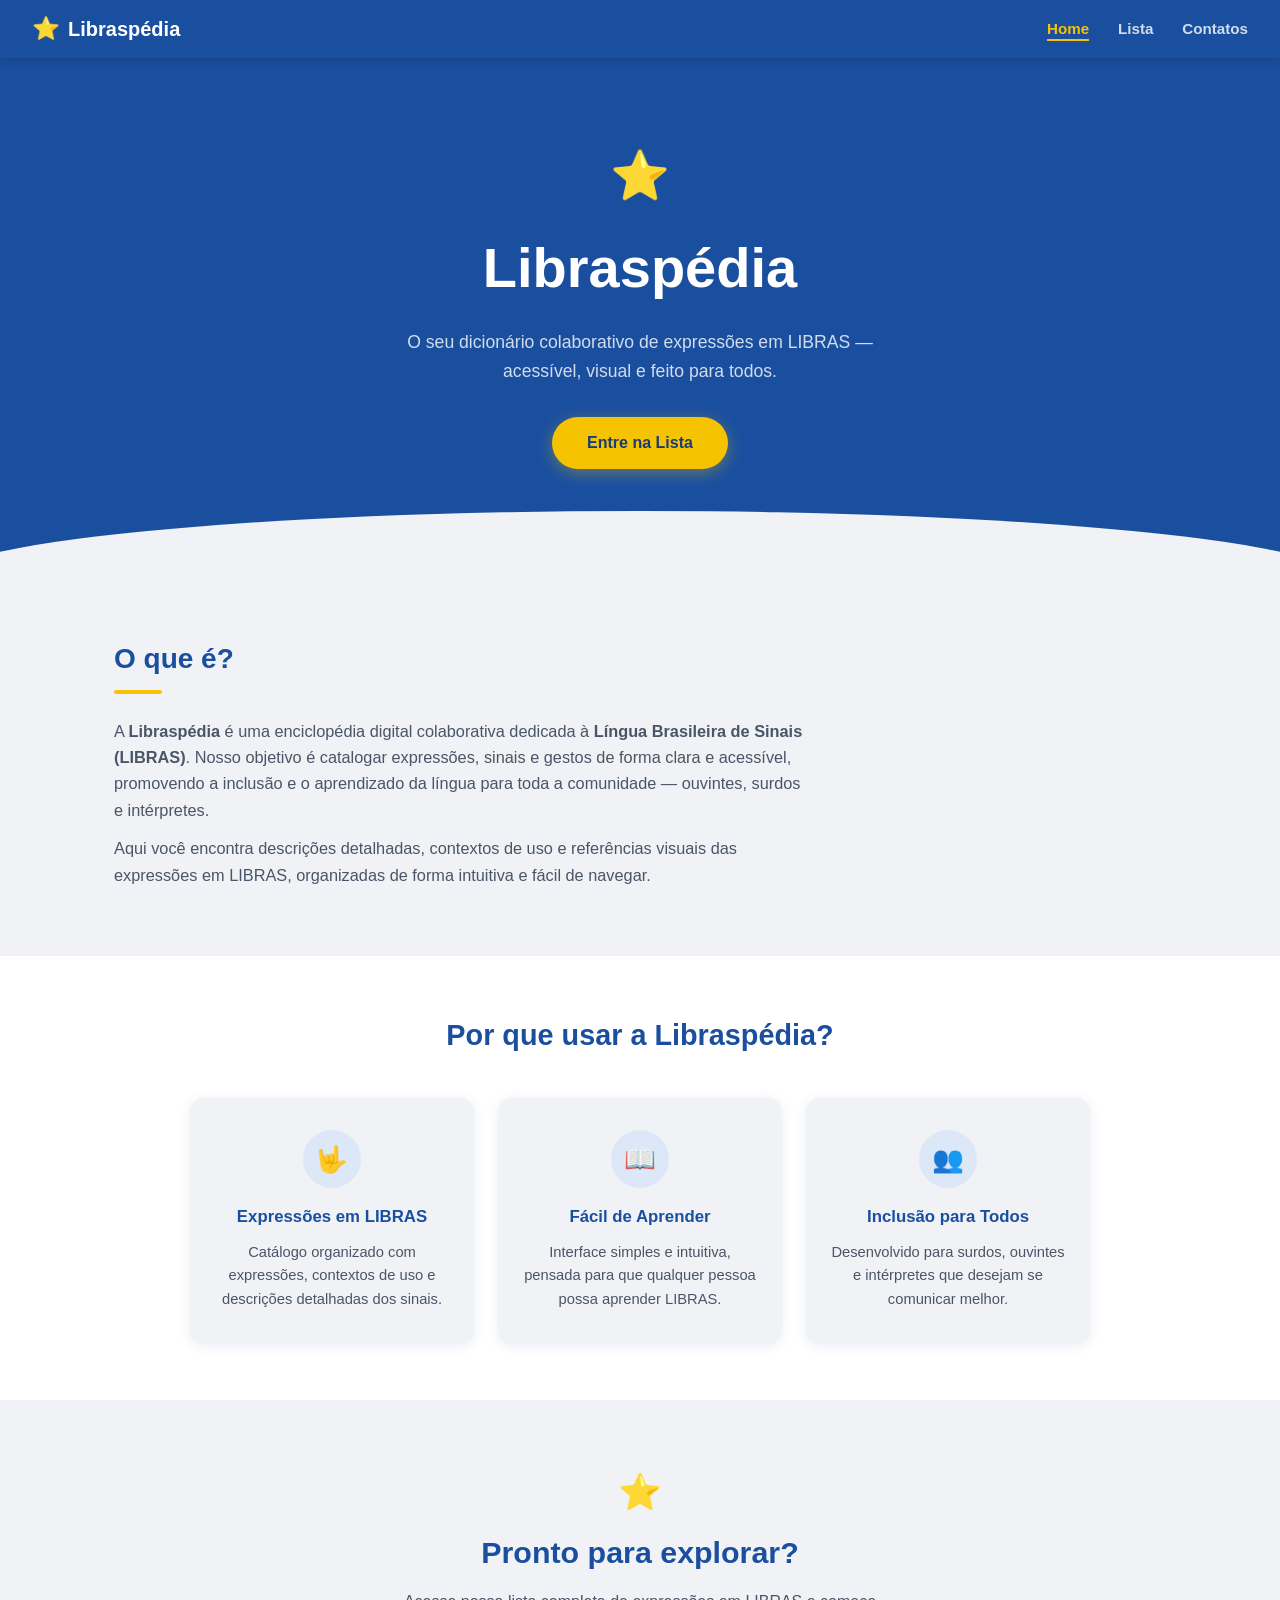
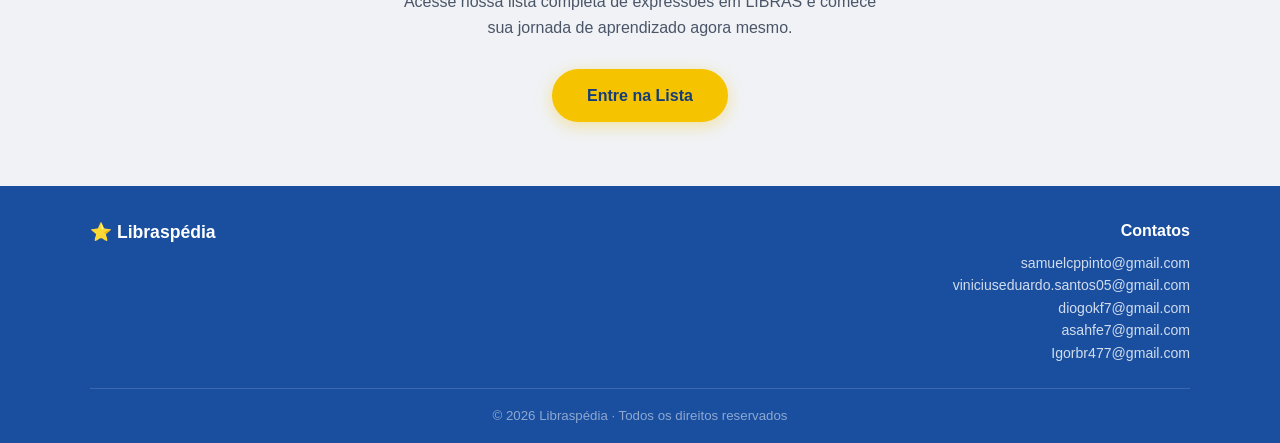
<file: src/index.html>
<!DOCTYPE html>
<html lang="pt-BR">
<head>
  <meta charset="UTF-8" />
  <meta name="viewport" content="width=device-width, initial-scale=1.0" />
  <title>Libraspédia — Dicionário Colaborativo de LIBRAS</title>
  <meta name="description" content="Libraspédia é uma enciclopédia digital colaborativa dedicada à Língua Brasileira de Sinais. Aprenda expressões, sinais e gestos de forma clara e acessível." />
  <link rel="stylesheet" href="style.css" />
</head>
<body>

  <!-- ╔══════════════════════════════╗ -->
  <!-- ║          NAVBAR              ║ -->
  <!-- ╚══════════════════════════════╝ -->
  <nav class="navbar">
    <a class="nav-logo" href="index.html">
      <span class="star">⭐</span> Libraspédia
    </a>
    <button class="hamburger" id="hamburger" aria-label="Menu">
      <span></span><span></span><span></span>
    </button>
    <ul class="nav-links" id="navLinks">
      <li><a href="index.html" class="active">Home</a></li>
      <li><a href="lista.html">Lista</a></li>
      <li><a href="contatos.html">Contatos</a></li>
    </ul>
  </nav>

  <!-- ╔══════════════════════════════╗ -->
  <!-- ║            HERO              ║ -->
  <!-- ╚══════════════════════════════╝ -->
  <header class="hero">
    <div class="hero-icon">⭐</div>
    <h1>Libraspédia</h1>
    <p>O seu dicionário colaborativo de expressões em LIBRAS — acessível, visual e feito para todos.</p>
    <a href="lista.html" class="btn-primary">Entre na Lista</a>
  </header>

  <!-- ╔══════════════════════════════╗ -->
  <!-- ║         O QUE É?             ║ -->
  <!-- ╚══════════════════════════════╝ -->
  <section class="sobre-bg">
    <div class="secao">
      <h2 class="secao-titulo">O que é?</h2>
      <div class="secao-linha"></div>
      <p class="secao-texto">
        A <strong>Libraspédia</strong> é uma enciclopédia digital colaborativa dedicada à
        <strong>Língua Brasileira de Sinais (LIBRAS)</strong>. Nosso objetivo é catalogar
        expressões, sinais e gestos de forma clara e acessível, promovendo a inclusão e o
        aprendizado da língua para toda a comunidade — ouvintes, surdos e intérpretes.
      </p>
      <p class="secao-texto">
        Aqui você encontra descrições detalhadas, contextos de uso e referências visuais das
        expressões em LIBRAS, organizadas de forma intuitiva e fácil de navegar.
      </p>
    </div>
  </section>

  <!-- ╔══════════════════════════════╗ -->
  <!-- ║       POR QUE USAR?          ║ -->
  <!-- ╚══════════════════════════════╝ -->
  <section class="porqueUsar-bg">
    <h2>Por que usar a Libraspédia?</h2>
    <div class="cards-grid">
      <div class="feature-card">
        <div class="icon-circle">🤟</div>
        <h3>Expressões em LIBRAS</h3>
        <p>Catálogo organizado com expressões, contextos de uso e descrições detalhadas dos sinais.</p>
      </div>
      <div class="feature-card">
        <div class="icon-circle">📖</div>
        <h3>Fácil de Aprender</h3>
        <p>Interface simples e intuitiva, pensada para que qualquer pessoa possa aprender LIBRAS.</p>
      </div>
      <div class="feature-card">
        <div class="icon-circle">👥</div>
        <h3>Inclusão para Todos</h3>
        <p>Desenvolvido para surdos, ouvintes e intérpretes que desejam se comunicar melhor.</p>
      </div>
    </div>
  </section>

  <!-- ╔══════════════════════════════╗ -->
  <!-- ║       PRONTO PARA EXPLORAR   ║ -->
  <!-- ╚══════════════════════════════╝ -->
  <section class="cta-section">
    <span class="star">⭐</span>
    <h2>Pronto para explorar?</h2>
    <p>Acesse nossa lista completa de expressões em LIBRAS e comece sua jornada de aprendizado agora mesmo.</p>
    <a href="lista.html" class="btn-primary">Entre na Lista</a>
  </section>

  <!-- ╔══════════════════════════════╗ -->
  <!-- ║           FOOTER             ║ -->
  <!-- ╚══════════════════════════════╝ -->
  <footer>
    <div class="footer-inner">
      <div class="footer-logo">⭐ Libraspédia</div>
      <div class="footer-contatos">
        <h4>Contatos</h4>
        <p>samuelcppinto@gmail.com</p>
        <p>viniciuseduardo.santos05@gmail.com</p>
        <p>diogokf7@gmail.com</p>
        <p>asahfe7@gmail.com</p>
        <p>Igorbr477@gmail.com</p>
      </div>
    </div>
    <p class="footer-copy">© 2026 Libraspédia · Todos os direitos reservados</p>
  </footer>

  <script>
    // Menu mobile
    const hamburger = document.getElementById('hamburger');
    const navLinks  = document.getElementById('navLinks');
    hamburger.addEventListener('click', () => {
      navLinks.classList.toggle('aberto');
    });
  </script>

</body>
</html>
</file>
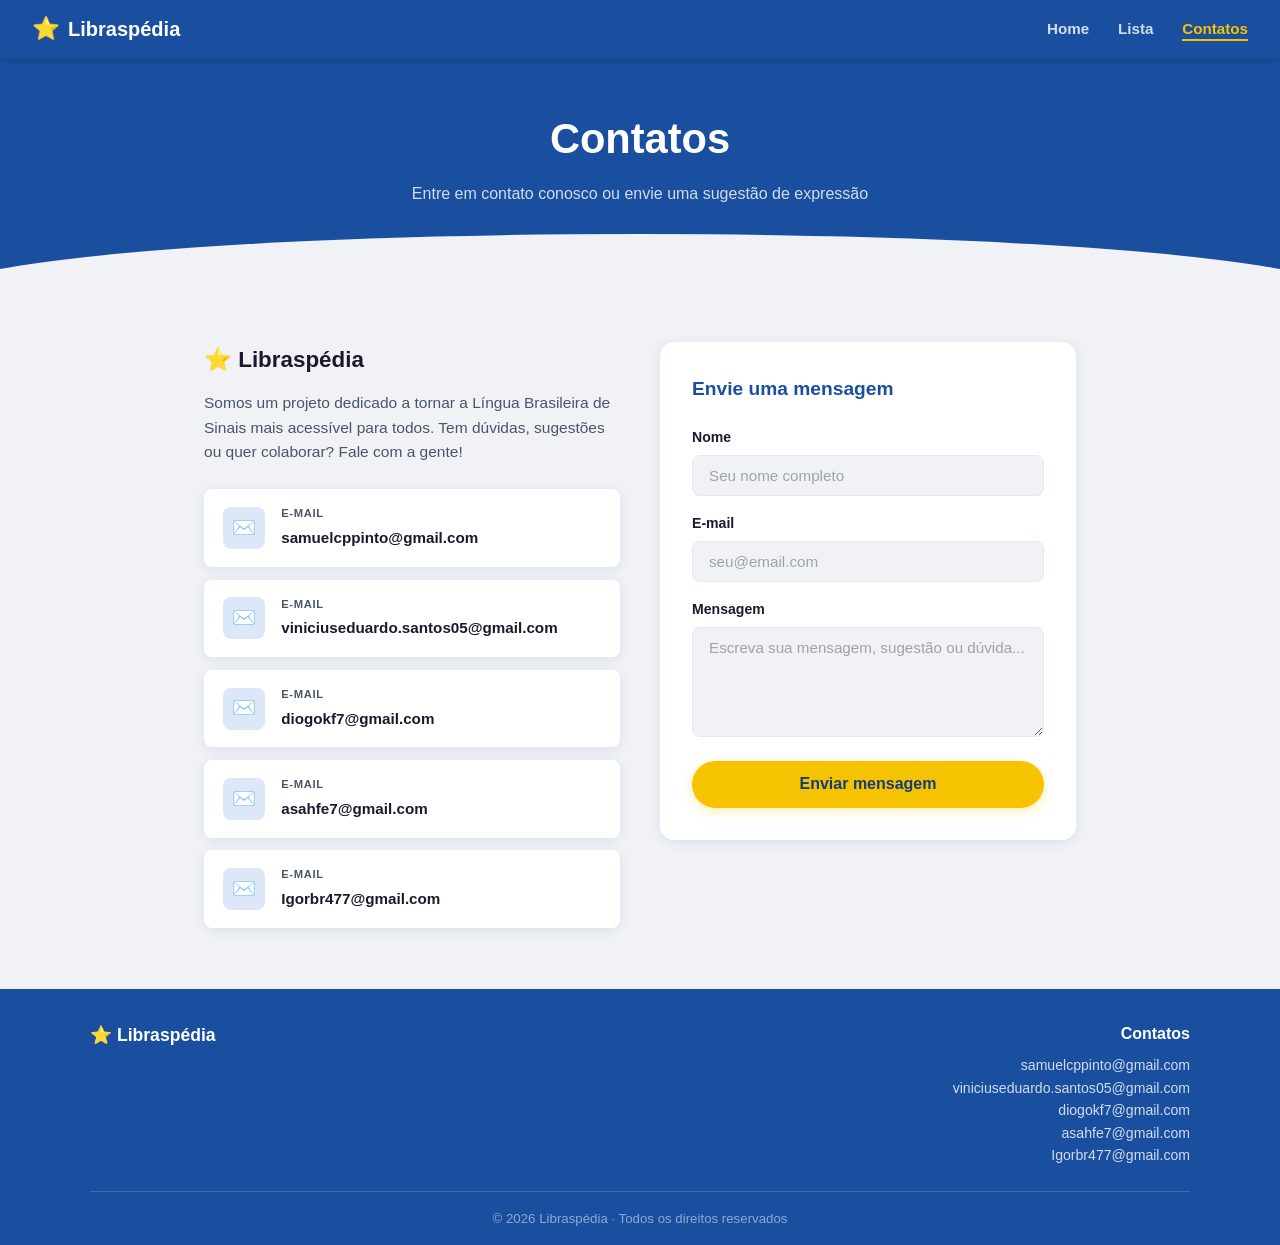
<file: src/contatos.html>
<!DOCTYPE html>
<html lang="pt-BR">
<head>
  <meta charset="UTF-8" />
  <meta name="viewport" content="width=device-width, initial-scale=1.0" />
  <title>Contatos — Libraspédia</title>
  <meta name="description" content="Entre em contato conosco ou envie uma sugestão de expressão para a Libraspédia." />
  <link rel="stylesheet" href="style.css" />
</head>
<body>

  <!-- ╔══════════════════════════════╗ -->
  <!-- ║          NAVBAR              ║ -->
  <!-- ╚══════════════════════════════╝ -->
  <nav class="navbar">
    <a class="nav-logo" href="index.html">
      <span class="star">⭐</span> Libraspédia
    </a>
    <button class="hamburger" id="hamburger" aria-label="Menu">
      <span></span><span></span><span></span>
    </button>
    <ul class="nav-links" id="navLinks">
      <li><a href="index.html">Home</a></li>
      <li><a href="lista.html">Lista</a></li>
      <li><a href="contatos.html" class="active">Contatos</a></li>
    </ul>
  </nav>

  <!-- ╔══════════════════════════════╗ -->
  <!-- ║        HERO CONTATOS         ║ -->
  <!-- ╚══════════════════════════════╝ -->
  <header class="contatos-hero">
    <h1>Contatos</h1>
    <p>Entre em contato conosco ou envie uma sugestão de expressão</p>
  </header>

  <!-- ╔══════════════════════════════╗ -->
  <!-- ║       LAYOUT CONTATOS        ║ -->
  <!-- ╚══════════════════════════════╝ -->
  <main class="contatos-layout">

    <!-- Informações de contato -->
    <div class="contatos-info">
      <h2>⭐ Libraspédia</h2>
      <p>
        Somos um projeto dedicado a tornar a Língua Brasileira de Sinais mais acessível para
        todos. Tem dúvidas, sugestões ou quer colaborar? Fale com a gente!
      </p>

      <div class="canal-item">
        <div class="canal-icone">✉️</div>
        <div class="canal-info">
          <small>E-MAIL</small>
          <span>samuelcppinto@gmail.com</span>
        </div>
      </div>

      <div class="canal-item">
        <div class="canal-icone">✉️</div>
        <div class="canal-info">
          <small>E-MAIL</small>
          <span>viniciuseduardo.santos05@gmail.com</span>
        </div>
      </div>

      <div class="canal-item">
        <div class="canal-icone">✉️</div>
        <div class="canal-info">
          <small>E-MAIL</small>
          <span>diogokf7@gmail.com</span>
        </div>
      </div>

      <div class="canal-item">
        <div class="canal-icone">✉️</div>
        <div class="canal-info">
          <small>E-MAIL</small>
          <span>asahfe7@gmail.com</span>
        </div>
      </div>

      <div class="canal-item">
        <div class="canal-icone">✉️</div>
        <div class="canal-info">
          <small>E-MAIL</small>
          <span>Igorbr477@gmail.com</span>
        </div>
      </div>
    </div>

    <!-- Formulário -->
    <div class="form-card">
      <h3>Envie uma mensagem</h3>

      <div class="form-grupo">
        <label for="nome">Nome</label>
        <input type="text" id="nome" class="form-input" placeholder="Seu nome completo" />
      </div>

      <div class="form-grupo">
        <label for="email">E-mail</label>
        <input type="email" id="email" class="form-input" placeholder="seu@email.com" />
      </div>

      <div class="form-grupo">
        <label for="mensagem">Mensagem</label>
        <textarea id="mensagem" class="form-textarea" placeholder="Escreva sua mensagem, sugestão ou dúvida..."></textarea>
      </div>

      <button class="btn-enviar" id="btnEnviar">Enviar mensagem</button>

      <div class="mensagem-sucesso" id="msgSucesso">
        ✅ Mensagem enviada com sucesso! Obrigado pelo contato.
      </div>
    </div>

  </main>

  <!-- ╔══════════════════════════════╗ -->
  <!-- ║           FOOTER             ║ -->
  <!-- ╚══════════════════════════════╝ -->
  <footer>
    <div class="footer-inner">
      <div class="footer-logo">⭐ Libraspédia</div>
      <div class="footer-contatos">
        <h4>Contatos</h4>
        <p>samuelcppinto@gmail.com</p>
        <p>viniciuseduardo.santos05@gmail.com</p>
        <p>diogokf7@gmail.com</p>
        <p>asahfe7@gmail.com</p>
        <p>Igorbr477@gmail.com</p>
      </div>
    </div>
    <p class="footer-copy">© 2026 Libraspédia · Todos os direitos reservados</p>
  </footer>

  <script>
    // Menu mobile
    document.getElementById("hamburger").addEventListener("click", () => {
      document.getElementById("navLinks").classList.toggle("aberto");
    });

    // Formulário — Formspree
    document.getElementById("btnEnviar").addEventListener("click", async () => {
      const nome     = document.getElementById("nome").value.trim();
      const email    = document.getElementById("email").value.trim();
      const mensagem = document.getElementById("mensagem").value.trim();

      if (!nome || !email || !mensagem) {
        alert("Por favor, preencha todos os campos antes de enviar.");
        return;
      }

      const emailRegex = /^[^\s@]+@[^\s@]+\.[^\s@]+$/;
      if (!emailRegex.test(email)) {
        alert("Por favor, insira um e-mail válido.");
        return;
      }

      const btn = document.getElementById("btnEnviar");
      btn.textContent = "Enviando...";
      btn.disabled = true;

      try {
        const response = await fetch("https://formspree.io/f/xaqkaeza", {
          method: "POST",
          headers: { "Content-Type": "application/json" },
          body: JSON.stringify({ nome, email, message: mensagem })
        });

        if (response.ok) {
          document.getElementById("msgSucesso").style.display = "block";
          document.getElementById("nome").value = "";
          document.getElementById("email").value = "";
          document.getElementById("mensagem").value = "";
        } else {
          alert("Erro ao enviar. Tente novamente.");
        }
      } catch (err) {
        alert("Erro de conexão. Tente novamente.");
      }

      btn.textContent = "Enviar mensagem";
      btn.disabled = false;
    });
  </script>

</body>
</html>
</file>
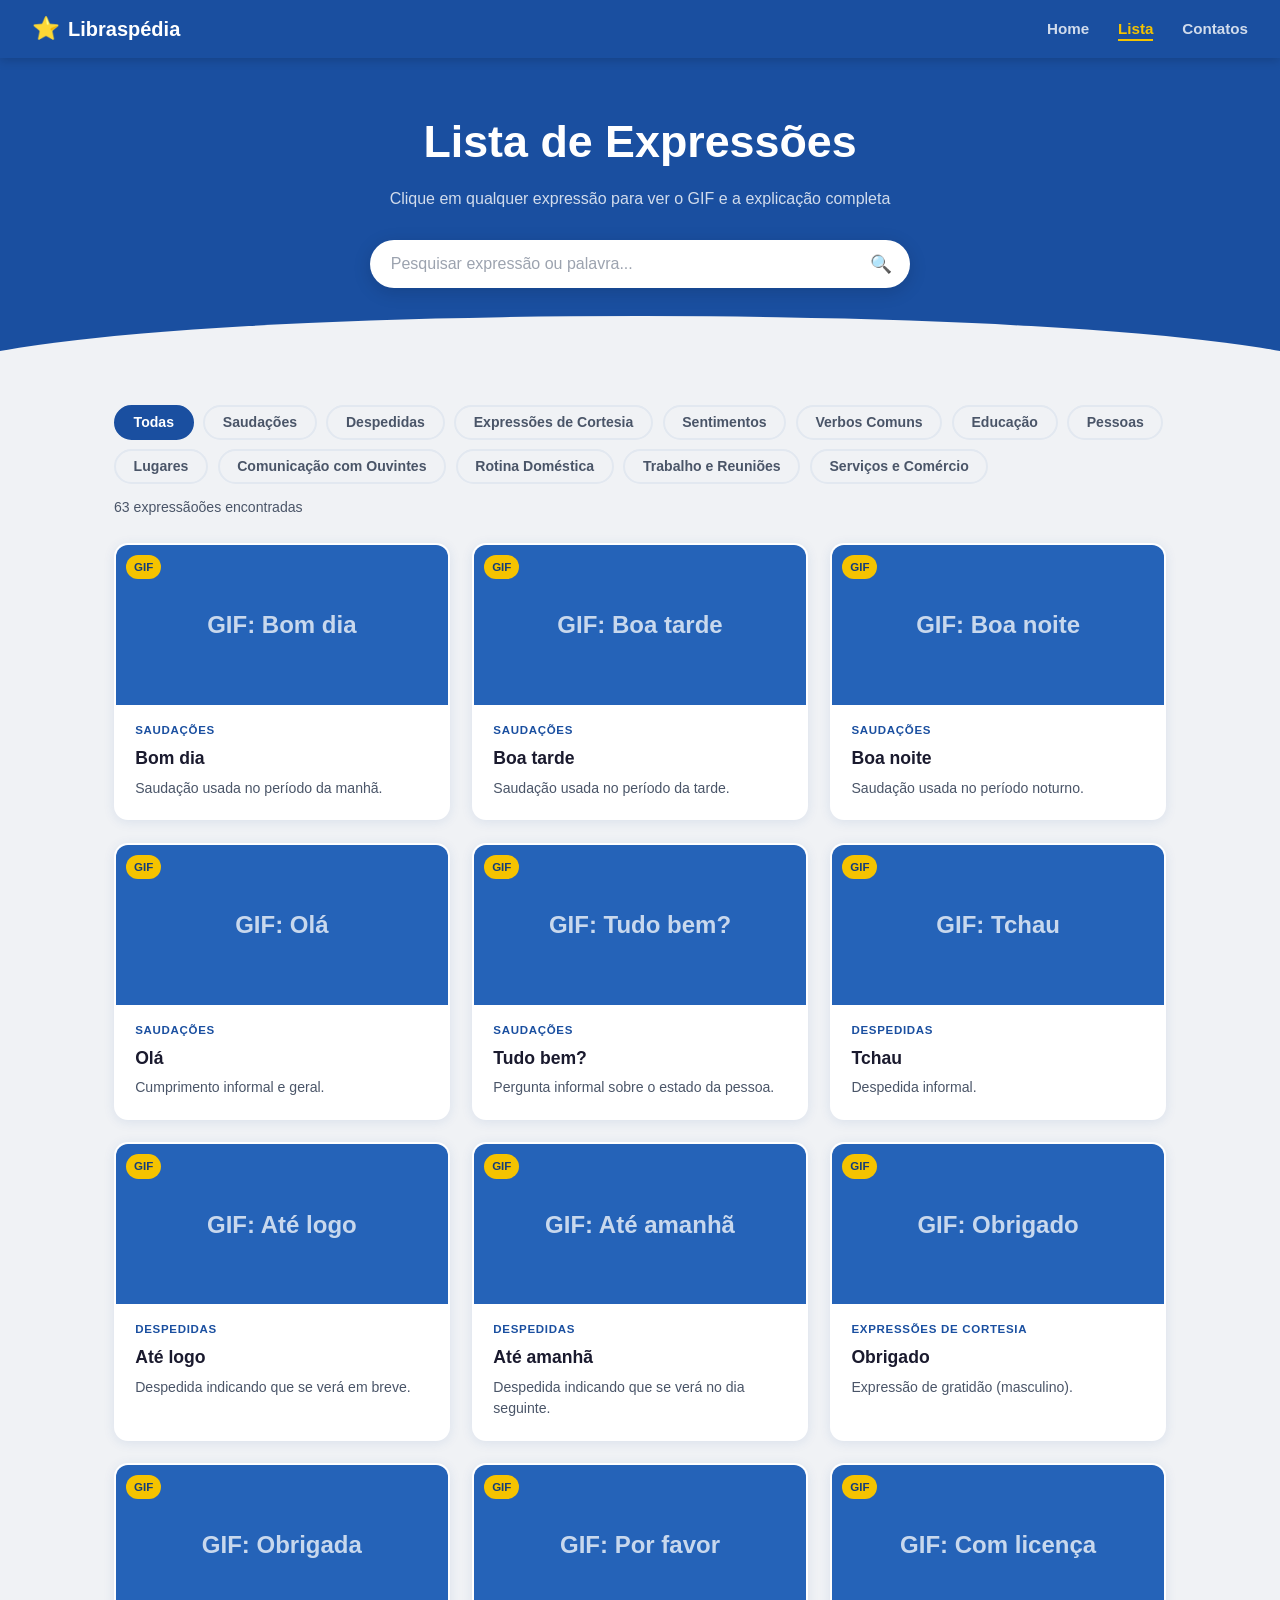
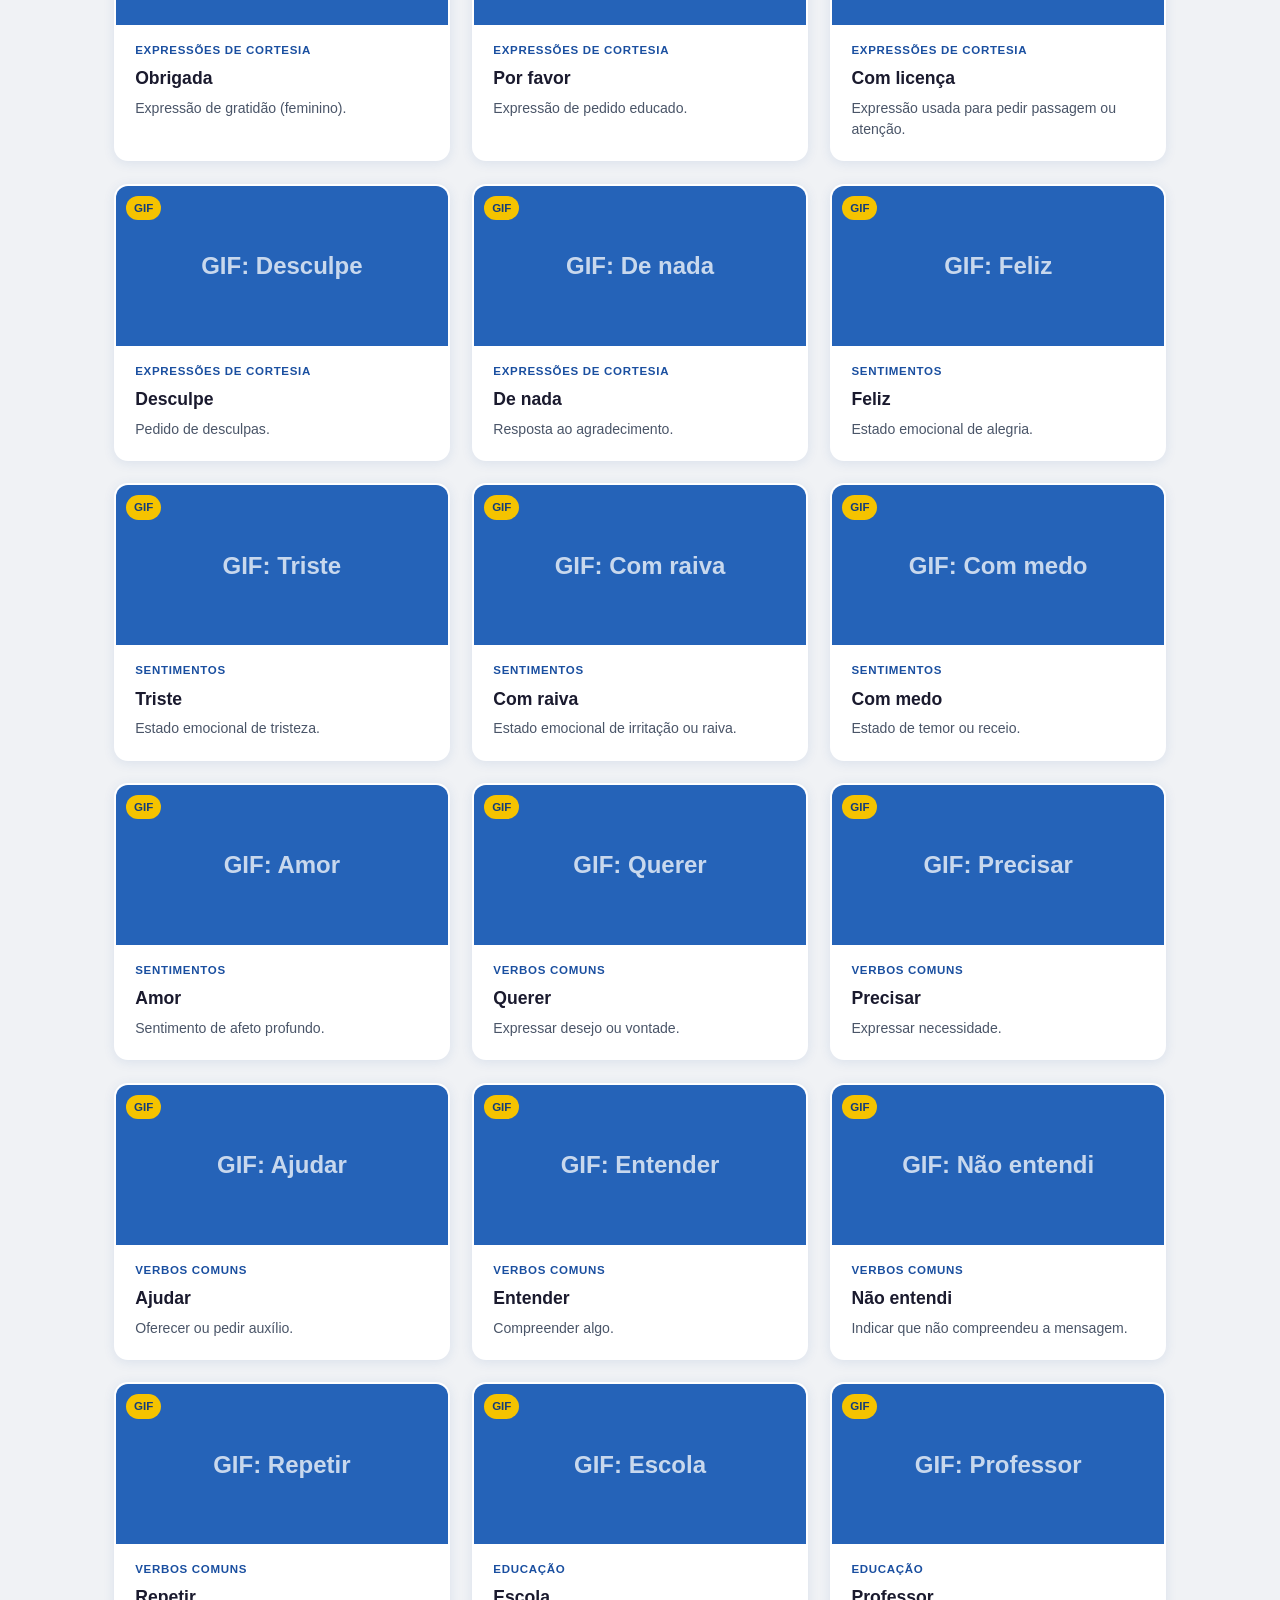
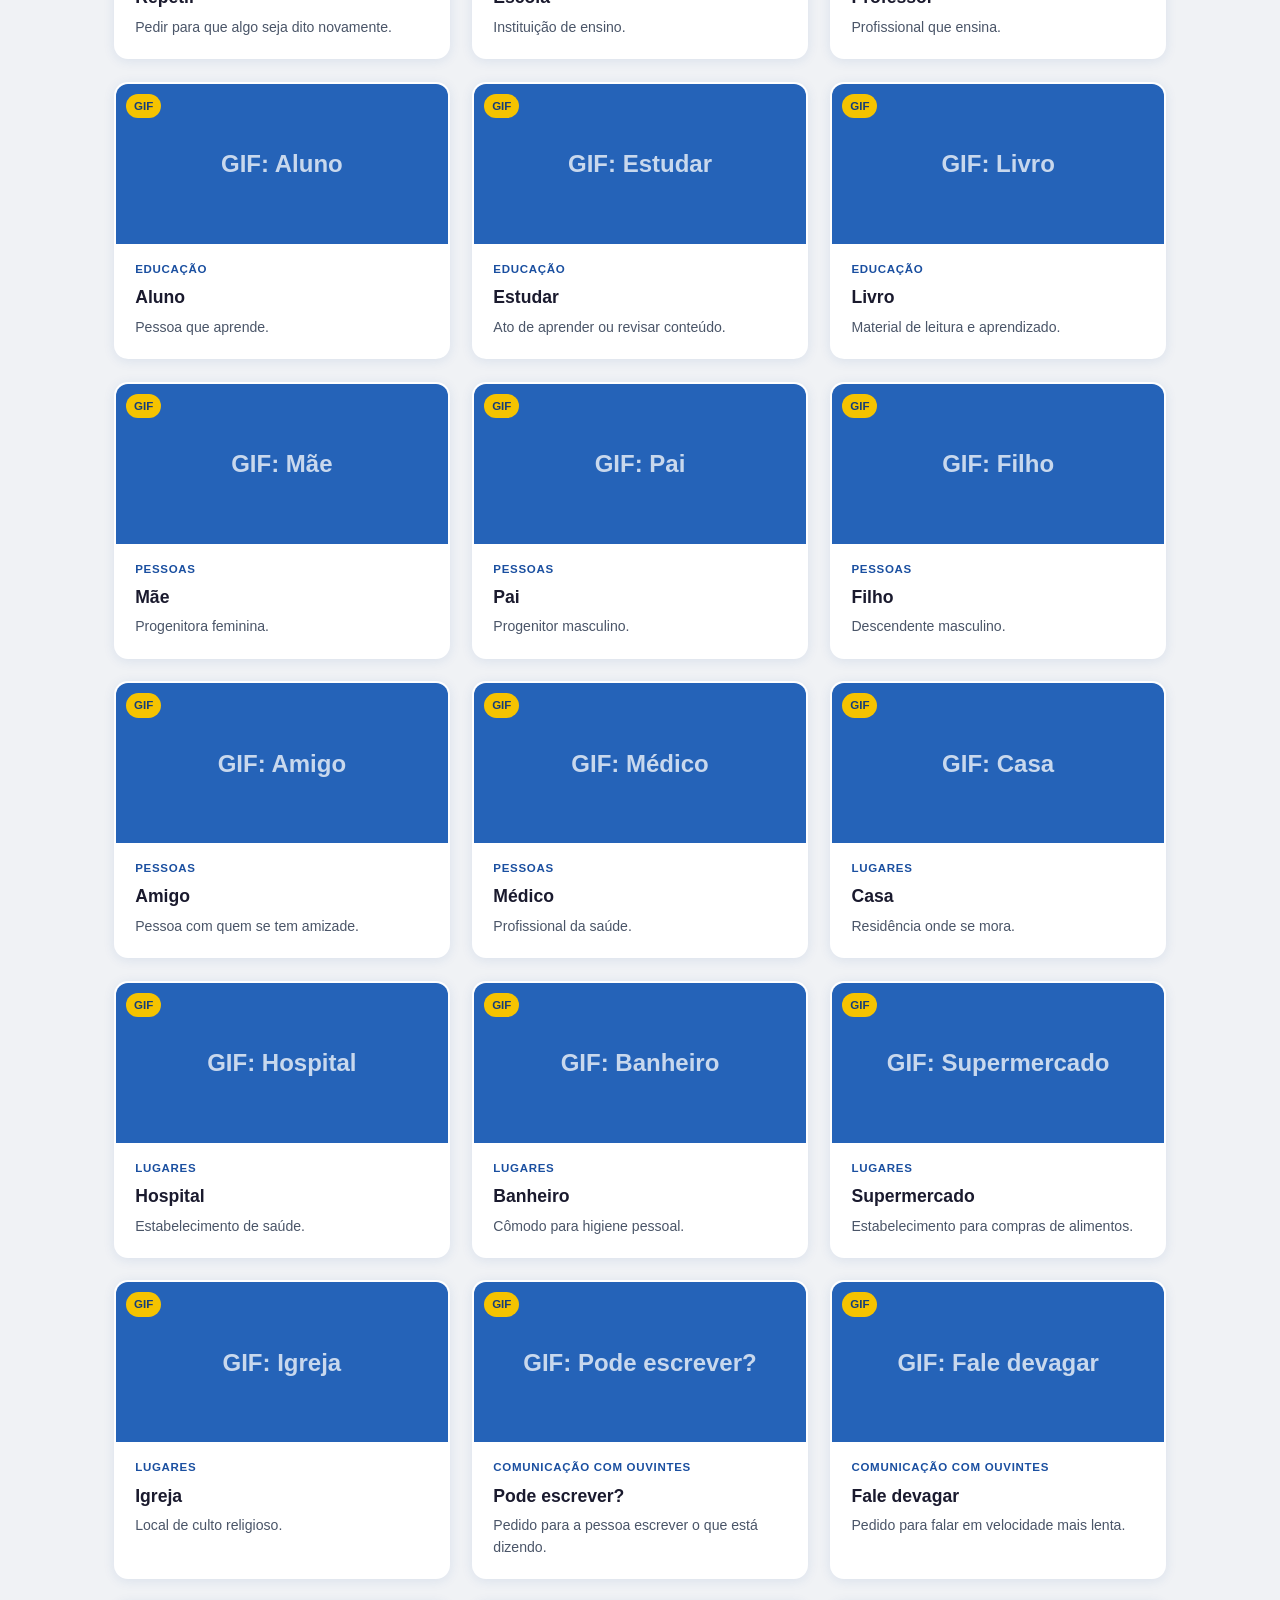
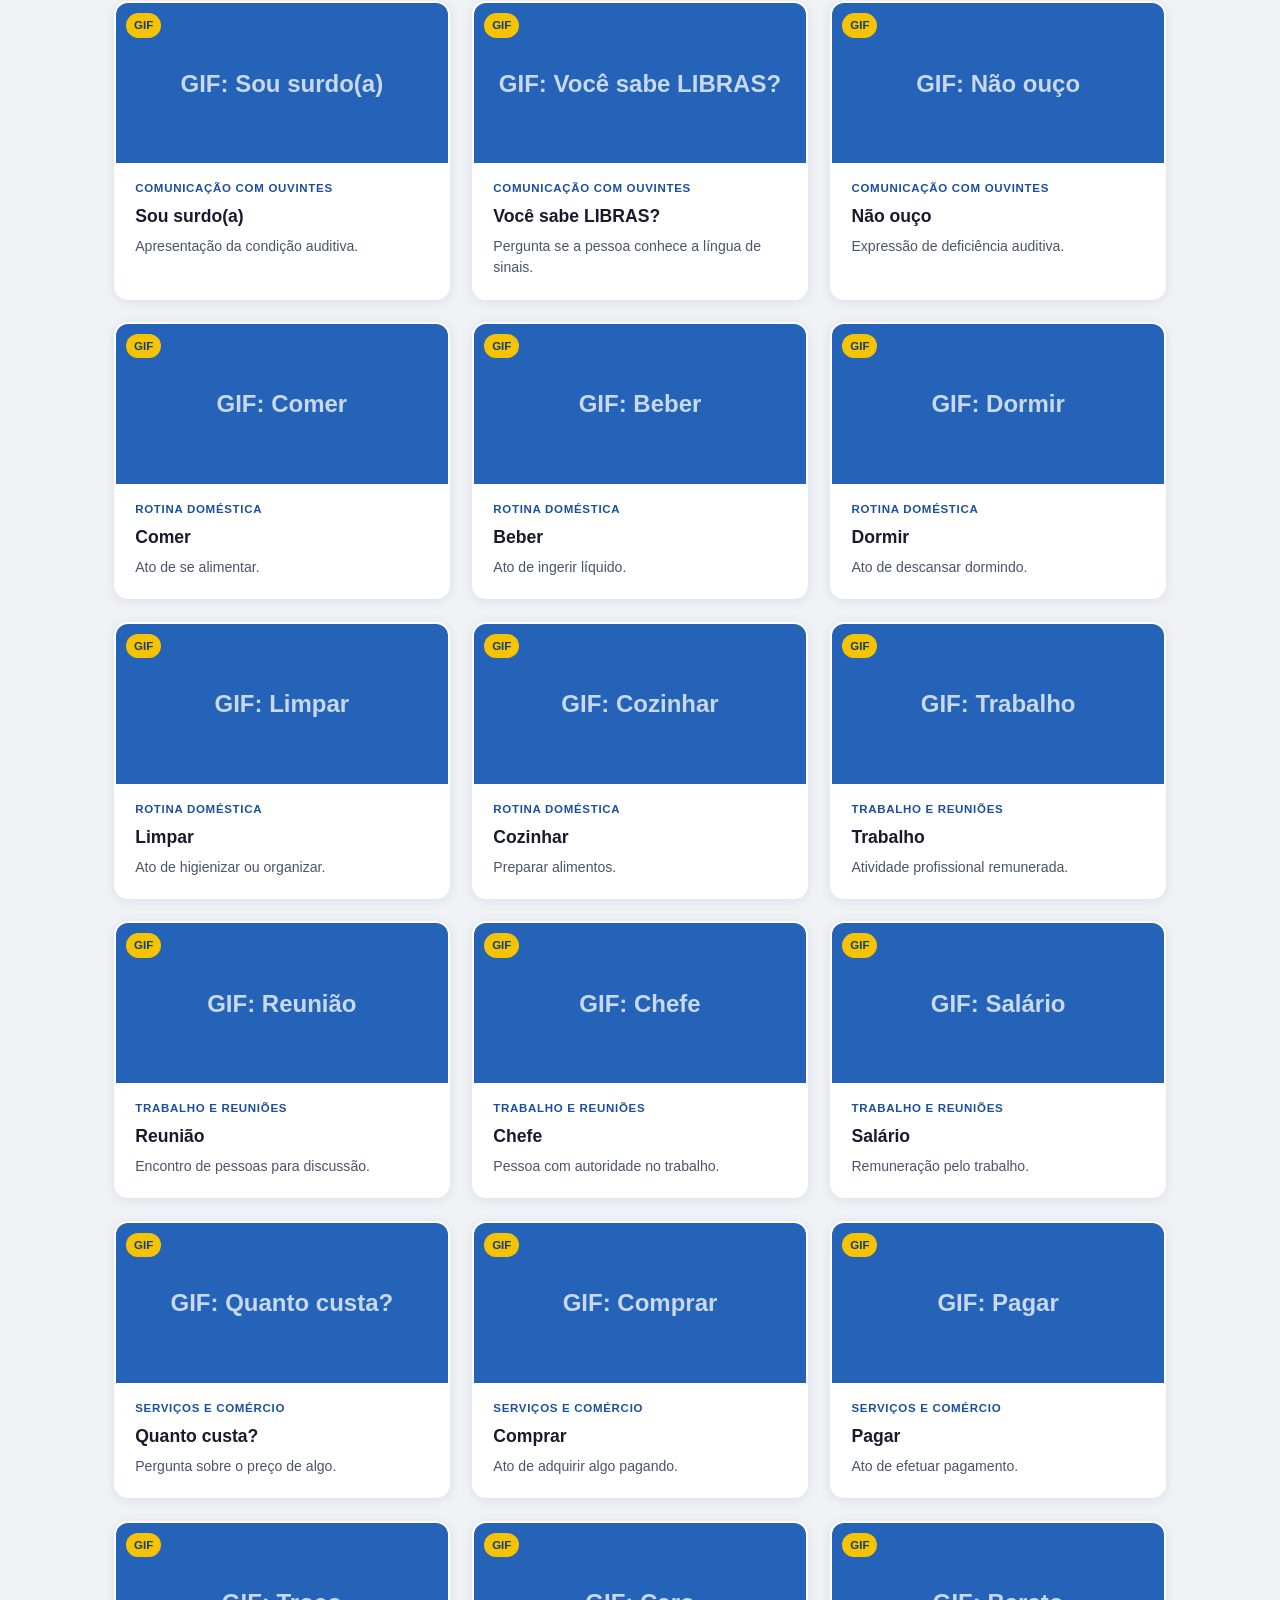
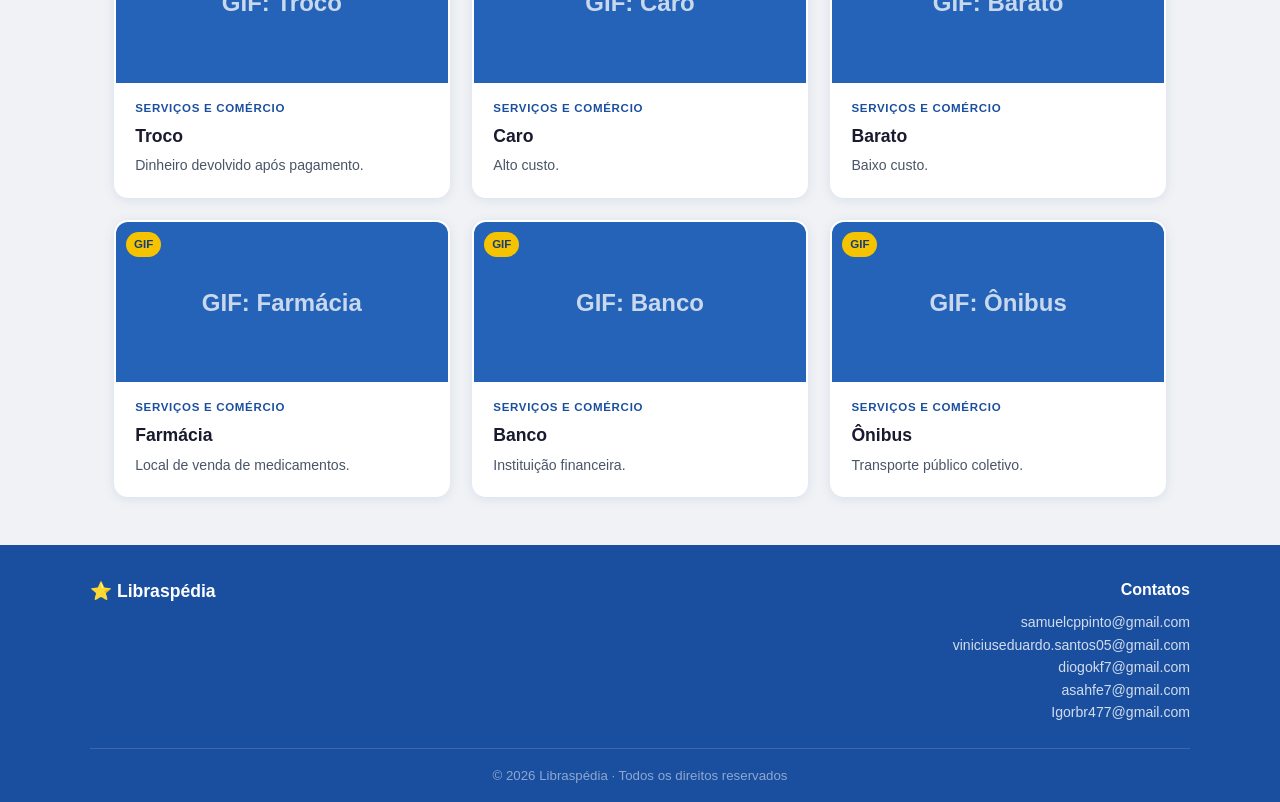
<file: src/lista.html>
<!DOCTYPE html>
<html lang="pt-BR">
<head>
  <meta charset="UTF-8" />
  <meta name="viewport" content="width=device-width, initial-scale=1.0" />
  <title>Lista de Expressões — Libraspédia</title>
  <meta name="description" content="Explore nossa lista completa de expressões em LIBRAS com GIFs, descrições e contextos de uso." />
  <link rel="stylesheet" href="style.css" />
</head>
<body>

  <!-- ╔══════════════════════════════╗ -->
  <!-- ║          NAVBAR              ║ -->
  <!-- ╚══════════════════════════════╝ -->
  <nav class="navbar">
    <a class="nav-logo" href="index.html">
      <span class="star">⭐</span> Libraspédia
    </a>
    <button class="hamburger" id="hamburger" aria-label="Menu">
      <span></span><span></span><span></span>
    </button>
    <ul class="nav-links" id="navLinks">
      <li><a href="index.html">Home</a></li>
      <li><a href="lista.html" class="active">Lista</a></li>
      <li><a href="contatos.html">Contatos</a></li>
    </ul>
  </nav>

  <!-- ╔══════════════════════════════╗ -->
  <!-- ║          HERO LISTA          ║ -->
  <!-- ╚══════════════════════════════╝ -->
  <header class="lista-hero">
    <h1>Lista de Expressões</h1>
    <p>Clique em qualquer expressão para ver o GIF e a explicação completa</p>
    <div class="search-wrap">
      <input
        type="text"
        id="campoBusca"
        class="search-input"
        placeholder="Pesquisar expressão ou palavra..."
        autocomplete="off"
      />
      <span class="search-icon">🔍</span>
    </div>
  </header>

  <!-- ╔══════════════════════════════╗ -->
  <!-- ║         FILTROS              ║ -->
  <!-- ╚══════════════════════════════╝ -->
  <div class="filtros-area">
    <div class="filtros-scroll" id="filtros"></div>
  </div>

  <p class="contagem-resultados" id="contagem"></p>

  <!-- ╔══════════════════════════════╗ -->
  <!-- ║       GRID DE EXPRESSÕES     ║ -->
  <!-- ╚══════════════════════════════╝ -->
  <main>
    <div class="expressoes-grid" id="gridExpressoes"></div>
    <div class="sem-resultados" id="semResultados">
      <div class="emoji">🤷</div>
      <p>Nenhuma expressão encontrada.</p>
      <p style="font-size:0.88rem;margin-top:4px;">Tente outra palavra ou categoria.</p>
    </div>
  </main>

  <!-- ╔══════════════════════════════╗ -->
  <!-- ║            MODAL             ║ -->
  <!-- ╚══════════════════════════════╝ -->
  <div class="modal-overlay" id="modal" role="dialog" aria-modal="true" aria-labelledby="modalTitulo">
    <div class="modal-box">
      <div class="modal-gif-area" id="modalGifArea">
        <button class="modal-fechar" id="modalFechar" aria-label="Fechar">✕</button>
        <div class="modal-gif-placeholder" id="modalGifPlaceholder"></div>
      </div>
      <div class="modal-conteudo">
        <p class="modal-categoria" id="modalCategoria"></p>
        <h2 class="modal-titulo" id="modalTitulo"></h2>
        <div class="modal-info-bloco">
          <p class="modal-info-label">Descrição</p>
          <p class="modal-info-texto" id="modalDescricao"></p>
        </div>
        <div class="modal-info-bloco">
          <p class="modal-info-label">Quando usar</p>
          <p class="modal-info-texto" id="modalContexto"></p>
        </div>
      </div>
    </div>
  </div>

  <!-- ╔══════════════════════════════╗ -->
  <!-- ║           FOOTER             ║ -->
  <!-- ╚══════════════════════════════╝ -->
  <footer>
    <div class="footer-inner">
      <div class="footer-logo">⭐ Libraspédia</div>
      <div class="footer-contatos">
        <h4>Contatos</h4>
        <p>samuelcppinto@gmail.com</p>
        <p>viniciuseduardo.santos05@gmail.com</p>
        <p>diogokf7@gmail.com</p>
        <p>asahfe7@gmail.com</p>
        <p>Igorbr477@gmail.com</p>
      </div>
    </div>
    <p class="footer-copy">© 2026 Libraspédia · Todos os direitos reservados</p>
  </footer>

  <!-- ── Dados ── -->
  <script src="dados.js"></script>

  <!-- ── Lógica da Lista ── -->
  <script>
    // ─── Estado ───────────────────────────────────────
    let categoriaAtiva = "Todas";
    let termoBusca = "";

    // ─── Renderizar filtros ───────────────────────────
    function renderFiltros() {
      const container = document.getElementById("filtros");
      container.innerHTML = "";
      categorias.forEach(cat => {
        const btn = document.createElement("button");
        btn.className = "filtro-btn" + (cat === categoriaAtiva ? " ativo" : "");
        btn.textContent = cat;
        btn.addEventListener("click", () => {
          categoriaAtiva = cat;
          renderFiltros();
          renderGrid();
        });
        container.appendChild(btn);
      });
    }

    // ─── Filtrar expressões ───────────────────────────
    function expressoesFiltradas() {
      return expressoes.filter(exp => {
        const matchCat = categoriaAtiva === "Todas" || exp.categoria === categoriaAtiva;
        const termo    = termoBusca.toLowerCase().trim();
        const matchBusca = !termo ||
          exp.palavra.toLowerCase().includes(termo) ||
          exp.categoria.toLowerCase().includes(termo) ||
          exp.descricao.toLowerCase().includes(termo);
        return matchCat && matchBusca;
      });
    }

    // ─── Renderizar grid ──────────────────────────────
    function renderGrid() {
      const grid    = document.getElementById("gridExpressoes");
      const semRes  = document.getElementById("semResultados");
      const contagem = document.getElementById("contagem");
      const lista   = expressoesFiltradas();

      grid.innerHTML = "";

      if (lista.length === 0) {
        semRes.style.display = "block";
        contagem.textContent = "";
        return;
      }

      semRes.style.display = "none";
      contagem.textContent = `${lista.length} expressão${lista.length !== 1 ? "ões" : ""} encontrada${lista.length !== 1 ? "s" : ""}`;

      lista.forEach(exp => {
        const card = document.createElement("div");
        card.className = "expressao-card";
        card.setAttribute("tabindex", "0");
        card.setAttribute("role", "button");
        card.setAttribute("aria-label", `Ver expressão: ${exp.palavra}`);

        card.innerHTML = `
          <div class="card-gif-area">
            <span class="card-gif-label">GIF</span>
            <div class="card-placeholder">GIF: ${exp.palavra}</div>
          </div>
          <div class="card-body">
            <p class="card-categoria">${exp.categoria}</p>
            <h3 class="card-titulo">${exp.palavra}</h3>
            <p class="card-descricao">${exp.descricao}</p>
          </div>
        `;

        card.addEventListener("click",  () => abrirModal(exp));
        card.addEventListener("keydown", e => { if (e.key === "Enter" || e.key === " ") abrirModal(exp); });

        grid.appendChild(card);
      });
    }

    // ─── Modal ────────────────────────────────────────
    function abrirModal(exp) {
      document.getElementById("modalCategoria").textContent  = exp.categoria;
      document.getElementById("modalTitulo").textContent     = exp.palavra;
      document.getElementById("modalDescricao").textContent  = exp.descricao;
      document.getElementById("modalContexto").textContent   = exp.contexto;

      const gifArea        = document.getElementById("modalGifArea");
      const gifPlaceholder = document.getElementById("modalGifPlaceholder");

      // Remove img anterior se houver
      const imgAnterior = gifArea.querySelector("img.modal-gif-img");
      if (imgAnterior) imgAnterior.remove();

      if (exp.gif) {
        gifPlaceholder.style.display = "none";
        const img = document.createElement("img");
        img.src = exp.gif;
        img.alt = `GIF do sinal de LIBRAS para: ${exp.palavra}`;
        img.className = "modal-gif-img";
        img.style.cssText = "width:100%;height:100%;object-fit:cover;";
        img.onerror = () => {
          img.remove();
          gifPlaceholder.style.display = "flex";
          gifPlaceholder.textContent = exp.palavra;
        };
        gifArea.appendChild(img);
      } else {
        gifPlaceholder.style.display = "flex";
        gifPlaceholder.textContent = exp.palavra;
      }

      document.getElementById("modal").classList.add("aberto");
      document.body.style.overflow = "hidden";
    }

    function fecharModal() {
      document.getElementById("modal").classList.remove("aberto");
      document.body.style.overflow = "";
    }

    // ─── Eventos ──────────────────────────────────────
    document.getElementById("modalFechar").addEventListener("click", fecharModal);
    document.getElementById("modal").addEventListener("click", e => {
      if (e.target === document.getElementById("modal")) fecharModal();
    });

    document.addEventListener("keydown", e => {
      if (e.key === "Escape") fecharModal();
    });

    document.getElementById("campoBusca").addEventListener("input", e => {
      termoBusca = e.target.value;
      renderGrid();
    });

    // Menu mobile
    document.getElementById("hamburger").addEventListener("click", () => {
      document.getElementById("navLinks").classList.toggle("aberto");
    });

    // ─── Init ─────────────────────────────────────────
    renderFiltros();
    renderGrid();
  </script>

</body>
</html>
</file>
<file: src/style.css>
/* =====================================================
   LIBRASPÉDIA — style.css
   Paleta: Azul #1A4FA0 · Amarelo #F5C300 · Cinza #F0F2F5
   ===================================================== */

/* ── Reset & Base ──────────────────────────────────── */
*, *::before, *::after { box-sizing: border-box; margin: 0; padding: 0; }

:root {
  --azul:       #1A4FA0;
  --azul-escuro:#143d7a;
  --azul-claro: #2563b8;
  --amarelo:    #F5C300;
  --amarelo-hover:#d4a900;
  --cinza-bg:   #F0F2F5;
  --cinza-card: #ffffff;
  --texto:      #1a1a2e;
  --texto-suave:#4a5568;
  --borda:      #e2e8f0;
  --sombra:     0 2px 12px rgba(26,79,160,0.10);
  --sombra-hover: 0 6px 24px rgba(26,79,160,0.18);
  --radius:     14px;
  --radius-sm:  8px;
  --fonte:      'Nunito', 'Segoe UI', Arial, sans-serif;
  --transicao:  0.22s ease;
}

html { scroll-behavior: smooth; }

body {
  font-family: var(--fonte);
  background: var(--cinza-bg);
  color: var(--texto);
  min-height: 100vh;
  line-height: 1.6;
}

a { text-decoration: none; color: inherit; }
ul { list-style: none; }
img { display: block; max-width: 100%; }

/* ── Google Fonts ──────────────────────────────────── */
@import url('https://fonts.googleapis.com/css2?family=Nunito:wght@400;600;700;800;900&display=swap');

/* ── NAVBAR ───────────────────────────────────────── */
.navbar {
  position: sticky;
  top: 0;
  z-index: 100;
  background: var(--azul);
  display: flex;
  align-items: center;
  justify-content: space-between;
  padding: 0 2rem;
  height: 58px;
  box-shadow: 0 2px 10px rgba(0,0,0,0.18);
}

.nav-logo {
  display: flex;
  align-items: center;
  gap: 0.5rem;
  font-size: 1.25rem;
  font-weight: 800;
  color: #fff;
}

.nav-logo .star { font-size: 1.4rem; }

.nav-links {
  display: flex;
  gap: 1.8rem;
}

.nav-links a {
  color: #ffffffcc;
  font-weight: 600;
  font-size: 0.95rem;
  transition: color var(--transicao);
  padding-bottom: 2px;
  border-bottom: 2px solid transparent;
}

.nav-links a:hover,
.nav-links a.active {
  color: var(--amarelo);
  border-bottom-color: var(--amarelo);
}

/* Hamburger mobile */
.hamburger {
  display: none;
  flex-direction: column;
  gap: 5px;
  cursor: pointer;
  background: none;
  border: none;
  padding: 4px;
}
.hamburger span {
  display: block;
  width: 24px;
  height: 2px;
  background: #fff;
  border-radius: 2px;
  transition: var(--transicao);
}

/* ── HERO ─────────────────────────────────────────── */
.hero {
  background: var(--azul);
  padding: 5rem 1.5rem 7rem;
  text-align: center;
  position: relative;
  overflow: hidden;
}

.hero::after {
  content: '';
  position: absolute;
  bottom: 0; left: -5%;
  width: 110%; height: 70px;
  background: var(--cinza-bg);
  border-radius: 50% 50% 0 0 / 100% 100% 0 0;
}

.hero-icon { font-size: 3rem; margin-bottom: 0.5rem; }

.hero h1 {
  font-size: clamp(2.4rem, 6vw, 3.5rem);
  font-weight: 900;
  color: #fff;
  margin-bottom: 1rem;
}

.hero p {
  font-size: 1.1rem;
  color: #ffffffcc;
  max-width: 500px;
  margin: 0 auto 2rem;
}

.btn-primary {
  display: inline-block;
  background: var(--amarelo);
  color: var(--azul-escuro);
  font-weight: 800;
  font-size: 1rem;
  padding: 0.85rem 2.2rem;
  border-radius: 50px;
  border: none;
  cursor: pointer;
  transition: background var(--transicao), transform var(--transicao), box-shadow var(--transicao);
  box-shadow: 0 4px 16px rgba(245,195,0,0.35);
}

.btn-primary:hover {
  background: var(--amarelo-hover);
  transform: translateY(-2px);
  box-shadow: 0 6px 22px rgba(245,195,0,0.45);
}

/* ── SEÇÕES ───────────────────────────────────────── */
.secao {
  padding: 3.5rem 1.5rem;
  max-width: 1100px;
  margin: 0 auto;
}

.secao-titulo {
  font-size: 1.75rem;
  font-weight: 800;
  color: var(--azul);
  margin-bottom: 0.5rem;
}

.secao-linha {
  width: 48px;
  height: 4px;
  background: var(--amarelo);
  border-radius: 2px;
  margin-bottom: 1.5rem;
}

.secao-texto {
  color: var(--texto-suave);
  font-size: 1.02rem;
  max-width: 700px;
  margin-bottom: 0.8rem;
}

/* ── SOBRE / O QUE É ─────────────────────────────── */
.sobre-bg {
  background: var(--cinza-bg);
}

/* ── POR QUE USAR ─────────────────────────────────── */
.porqueUsar-bg {
  background: #fff;
  padding: 3.5rem 1.5rem;
}

.porqueUsar-bg h2 {
  text-align: center;
  font-size: 1.8rem;
  font-weight: 800;
  color: var(--azul);
  margin-bottom: 2.5rem;
}

.cards-grid {
  display: grid;
  grid-template-columns: repeat(auto-fit, minmax(240px, 1fr));
  gap: 1.5rem;
  max-width: 900px;
  margin: 0 auto;
}

.feature-card {
  background: var(--cinza-bg);
  border-radius: var(--radius);
  padding: 2rem 1.5rem;
  text-align: center;
  box-shadow: var(--sombra);
  transition: transform var(--transicao), box-shadow var(--transicao);
}

.feature-card:hover {
  transform: translateY(-4px);
  box-shadow: var(--sombra-hover);
}

.feature-card .icon-circle {
  width: 58px;
  height: 58px;
  background: #dce8f8;
  border-radius: 50%;
  display: flex;
  align-items: center;
  justify-content: center;
  margin: 0 auto 1rem;
  font-size: 1.6rem;
}

.feature-card h3 {
  color: var(--azul);
  font-weight: 700;
  font-size: 1.05rem;
  margin-bottom: 0.6rem;
}

.feature-card p {
  color: var(--texto-suave);
  font-size: 0.92rem;
}

/* ── CTA CENTRAL ──────────────────────────────────── */
.cta-section {
  background: var(--cinza-bg);
  text-align: center;
  padding: 4rem 1.5rem;
}

.cta-section .star { font-size: 2.2rem; margin-bottom: 0.5rem; display: block; }

.cta-section h2 {
  font-size: 1.9rem;
  font-weight: 800;
  color: var(--azul);
  margin-bottom: 0.8rem;
}

.cta-section p {
  color: var(--texto-suave);
  max-width: 480px;
  margin: 0 auto 1.8rem;
}

/* ── FOOTER ───────────────────────────────────────── */
footer {
  background: var(--azul);
  color: #ffffffcc;
  padding: 2rem 2.5rem 1rem;
}

.footer-inner {
  display: flex;
  justify-content: space-between;
  align-items: flex-start;
  flex-wrap: wrap;
  gap: 1.5rem;
  max-width: 1100px;
  margin: 0 auto;
  padding-bottom: 1.5rem;
  border-bottom: 1px solid rgba(255,255,255,0.15);
}

.footer-logo {
  display: flex;
  align-items: center;
  gap: 0.5rem;
  font-size: 1.1rem;
  font-weight: 800;
  color: #fff;
}

.footer-contatos h4 {
  color: #fff;
  font-size: 1rem;
  font-weight: 700;
  margin-bottom: 0.5rem;
  text-align: right;
}

.footer-contatos p {
  font-size: 0.88rem;
  text-align: right;
}

.footer-copy {
  text-align: center;
  font-size: 0.83rem;
  margin-top: 1rem;
  color: rgba(255,255,255,0.5);
}

/* ═══════════════════════════════════════════════════
   LISTA PAGE
   ═════════════════════════════════════════════════ */

.lista-hero {
  background: var(--azul);
  padding: 3rem 1.5rem 5.5rem;
  text-align: center;
  position: relative;
  overflow: hidden;
}

.lista-hero::after {
  content: '';
  position: absolute;
  bottom: 0; left: -5%;
  width: 110%; height: 60px;
  background: var(--cinza-bg);
  border-radius: 50% 50% 0 0 / 100% 100% 0 0;
}

.lista-hero h1 {
  font-size: clamp(1.9rem, 5vw, 2.8rem);
  font-weight: 900;
  color: #fff;
  margin-bottom: 0.5rem;
}

.lista-hero p {
  color: #ffffffcc;
  margin-bottom: 1.8rem;
}

/* Barra de busca */
.search-wrap {
  position: relative;
  max-width: 540px;
  margin: 0 auto;
  z-index: 1;
}

.search-input {
  width: 100%;
  padding: 0.95rem 3rem 0.95rem 1.3rem;
  border: none;
  border-radius: 50px;
  font-size: 1rem;
  font-family: var(--fonte);
  outline: none;
  box-shadow: 0 4px 18px rgba(0,0,0,0.15);
}

.search-input::placeholder { color: #9ca3af; }

.search-icon {
  position: absolute;
  right: 1.1rem;
  top: 50%;
  transform: translateY(-50%);
  color: var(--azul);
  font-size: 1.1rem;
  pointer-events: none;
}

/* Filtros de categoria */
.filtros-area {
  padding: 1.8rem 1.5rem 0;
  max-width: 1100px;
  margin: 0 auto;
}

.filtros-scroll {
  display: flex;
  flex-wrap: wrap;
  gap: 0.6rem;
  margin-bottom: 0.8rem;
}

.filtro-btn {
  padding: 0.45rem 1.1rem;
  border-radius: 50px;
  border: 2px solid var(--borda);
  background: transparent;
  font-family: var(--fonte);
  font-size: 0.88rem;
  font-weight: 600;
  color: var(--texto-suave);
  cursor: pointer;
  transition: all var(--transicao);
}

.filtro-btn:hover {
  border-color: var(--azul);
  color: var(--azul);
}

.filtro-btn.ativo {
  background: var(--azul);
  border-color: var(--azul);
  color: #fff;
}

.contagem-resultados {
  font-size: 0.88rem;
  color: var(--texto-suave);
  margin: 0.5rem 0 1rem 0;
  padding: 0 1.5rem;
  max-width: 1100px;
  margin-left: auto;
  margin-right: auto;
}

/* Grid de cards */
.expressoes-grid {
  display: grid;
  grid-template-columns: repeat(auto-fill, minmax(280px, 1fr));
  gap: 1.4rem;
  padding: 0.5rem 1.5rem 3rem;
  max-width: 1100px;
  margin: 0 auto;
}

.expressao-card {
  background: #fff;
  border-radius: var(--radius);
  overflow: hidden;
  cursor: pointer;
  box-shadow: var(--sombra);
  transition: transform var(--transicao), box-shadow var(--transicao);
  border: 2px solid transparent;
}

.expressao-card:hover {
  transform: translateY(-4px);
  box-shadow: var(--sombra-hover);
  border-color: var(--azul);
}

.card-gif-area {
  background: var(--azul-claro);
  height: 160px;
  display: flex;
  align-items: center;
  justify-content: center;
  position: relative;
  overflow: hidden;
}

.card-gif-area img.gif-img {
  width: 100%;
  height: 100%;
  object-fit: cover;
}

.card-gif-label {
  position: absolute;
  top: 10px;
  left: 10px;
  background: var(--amarelo);
  color: var(--azul-escuro);
  font-size: 0.72rem;
  font-weight: 800;
  padding: 3px 8px;
  border-radius: 50px;
}

.card-placeholder {
  font-size: 1.5rem;
  font-weight: 800;
  color: rgba(255,255,255,0.75);
  padding: 0 1rem;
  text-align: center;
  line-height: 1.3;
}

.card-body {
  padding: 1rem 1.2rem 1.2rem;
}

.card-categoria {
  font-size: 0.72rem;
  font-weight: 700;
  color: var(--azul);
  letter-spacing: 0.06em;
  text-transform: uppercase;
  margin-bottom: 0.3rem;
}

.card-titulo {
  font-size: 1.1rem;
  font-weight: 800;
  color: var(--texto);
  margin-bottom: 0.35rem;
}

.card-descricao {
  font-size: 0.88rem;
  color: var(--texto-suave);
  line-height: 1.5;
}

/* Sem resultados */
.sem-resultados {
  text-align: center;
  padding: 3rem 1rem;
  color: var(--texto-suave);
  display: none;
}

.sem-resultados .emoji { font-size: 3rem; margin-bottom: 0.5rem; }

/* ═══════════════════════════════════════════════════
   MODAL
   ═════════════════════════════════════════════════ */

.modal-overlay {
  display: none;
  position: fixed;
  inset: 0;
  background: rgba(0,0,0,0.55);
  z-index: 999;
  align-items: center;
  justify-content: center;
  padding: 1rem;
  animation: fadeIn 0.2s ease;
}

.modal-overlay.aberto {
  display: flex;
}

@keyframes fadeIn { from { opacity: 0; } to { opacity: 1; } }
@keyframes slideUp { from { transform: translateY(30px); opacity: 0; } to { transform: translateY(0); opacity: 1; } }

.modal-box {
  background: #fff;
  border-radius: 20px;
  max-width: 500px;
  width: 100%;
  overflow: hidden;
  box-shadow: 0 20px 60px rgba(0,0,0,0.3);
  animation: slideUp 0.25s ease;
}

.modal-gif-area {
  background: var(--azul);
  height: 340px;
  display: flex;
  align-items: center;
  justify-content: center;
  position: relative;
}

.modal-gif-area img {
  width: 100%;
  height: 100%;
  object-fit: cover;
}

.modal-fechar {
  position: absolute;
  top: 12px;
  right: 14px;
  background: rgba(255,255,255,0.2);
  border: none;
  color: #fff;
  font-size: 1.3rem;
  width: 34px;
  height: 34px;
  border-radius: 50%;
  cursor: pointer;
  display: flex;
  align-items: center;
  justify-content: center;
  transition: background var(--transicao);
  z-index: 2;
}

.modal-fechar:hover { background: rgba(255,255,255,0.35); }

.modal-gif-placeholder {
  font-size: 2rem;
  font-weight: 800;
  color: rgba(255,255,255,0.8);
  text-align: center;
  padding: 1rem;
}

.modal-conteudo {
  padding: 1.5rem 1.8rem 2rem;
}

.modal-categoria {
  font-size: 0.75rem;
  font-weight: 700;
  color: var(--azul);
  letter-spacing: 0.06em;
  text-transform: uppercase;
  margin-bottom: 0.3rem;
}

.modal-titulo {
  font-size: 1.9rem;
  font-weight: 900;
  color: var(--texto);
  margin-bottom: 1rem;
}

.modal-info-bloco {
  margin-bottom: 0.9rem;
}

.modal-info-label {
  font-size: 0.8rem;
  font-weight: 700;
  color: var(--texto-suave);
  text-transform: uppercase;
  letter-spacing: 0.05em;
  margin-bottom: 0.2rem;
}

.modal-info-texto {
  font-size: 0.97rem;
  color: var(--texto);
  line-height: 1.55;
}

/* ═══════════════════════════════════════════════════
   CONTATOS PAGE
   ═════════════════════════════════════════════════ */

.contatos-hero {
  background: var(--azul);
  padding: 3rem 1.5rem 5.5rem;
  text-align: center;
  position: relative;
  overflow: hidden;
}

.contatos-hero::after {
  content: '';
  position: absolute;
  bottom: 0; left: -5%;
  width: 110%; height: 60px;
  background: var(--cinza-bg);
  border-radius: 50% 50% 0 0 / 100% 100% 0 0;
}

.contatos-hero h1 {
  font-size: clamp(1.9rem, 5vw, 2.6rem);
  font-weight: 900;
  color: #fff;
  margin-bottom: 0.5rem;
}

.contatos-hero p {
  color: #ffffffcc;
}

.contatos-layout {
  display: grid;
  grid-template-columns: 1fr 1fr;
  gap: 2.5rem;
  max-width: 920px;
  margin: 0 auto;
  padding: 3rem 1.5rem;
  align-items: start;
}

.contatos-info h2 {
  display: flex;
  align-items: center;
  gap: 0.5rem;
  font-size: 1.4rem;
  font-weight: 800;
  color: var(--texto);
  margin-bottom: 0.8rem;
}

.contatos-info p {
  color: var(--texto-suave);
  margin-bottom: 1.5rem;
  font-size: 0.97rem;
}

.canal-item {
  background: #fff;
  border-radius: var(--radius-sm);
  padding: 1rem 1.2rem;
  margin-bottom: 0.8rem;
  display: flex;
  align-items: center;
  gap: 1rem;
  box-shadow: var(--sombra);
}

.canal-icone {
  width: 42px;
  height: 42px;
  background: #dce8f8;
  border-radius: var(--radius-sm);
  display: flex;
  align-items: center;
  justify-content: center;
  font-size: 1.2rem;
  flex-shrink: 0;
}

.canal-info small {
  display: block;
  font-size: 0.7rem;
  font-weight: 700;
  text-transform: uppercase;
  letter-spacing: 0.06em;
  color: var(--texto-suave);
  margin-bottom: 2px;
}

.canal-info span {
  font-size: 0.95rem;
  font-weight: 600;
  color: var(--texto);
}

/* Formulário */
.form-card {
  background: #fff;
  border-radius: var(--radius);
  padding: 2rem;
  box-shadow: var(--sombra);
}

.form-card h3 {
  font-size: 1.2rem;
  font-weight: 800;
  color: var(--azul);
  margin-bottom: 1.3rem;
}

.form-grupo {
  margin-bottom: 1rem;
}

.form-grupo label {
  display: block;
  font-size: 0.88rem;
  font-weight: 600;
  color: var(--texto);
  margin-bottom: 0.4rem;
}

.form-input,
.form-textarea {
  width: 100%;
  padding: 0.7rem 1rem;
  border: 1.5px solid var(--borda);
  border-radius: var(--radius-sm);
  font-size: 0.95rem;
  font-family: var(--fonte);
  outline: none;
  transition: border-color var(--transicao);
  background: var(--cinza-bg);
}

.form-input:focus,
.form-textarea:focus {
  border-color: var(--azul);
  background: #fff;
}

.form-input::placeholder,
.form-textarea::placeholder { color: #9ca3af; }

.form-textarea {
  resize: vertical;
  min-height: 110px;
}

.btn-enviar {
  width: 100%;
  padding: 0.9rem;
  border: none;
  border-radius: 50px;
  background: var(--amarelo);
  color: var(--azul-escuro);
  font-weight: 800;
  font-size: 1rem;
  font-family: var(--fonte);
  cursor: pointer;
  transition: background var(--transicao), transform var(--transicao);
  box-shadow: 0 3px 12px rgba(245,195,0,0.3);
}

.btn-enviar:hover {
  background: var(--amarelo-hover);
  transform: translateY(-1px);
}

.mensagem-sucesso {
  display: none;
  background: #d1fae5;
  border: 1.5px solid #34d399;
  border-radius: var(--radius-sm);
  padding: 1rem;
  text-align: center;
  color: #065f46;
  font-weight: 600;
  font-size: 0.95rem;
  margin-top: 1rem;
}

/* ── RESPONSIVIDADE ────────────────────────────────── */
@media (max-width: 768px) {
  .hamburger { display: flex; }

  .nav-links {
    display: none;
    position: absolute;
    top: 58px;
    left: 0;
    right: 0;
    background: var(--azul-escuro);
    flex-direction: column;
    padding: 1rem 1.5rem;
    gap: 1rem;
    box-shadow: 0 6px 20px rgba(0,0,0,0.2);
  }

  .nav-links.aberto { display: flex; }
  .nav-links a { font-size: 1.05rem; }

  .contatos-layout {
    grid-template-columns: 1fr;
  }

  .footer-contatos h4,
  .footer-contatos p { text-align: left; }

  .expressoes-grid {
    grid-template-columns: repeat(auto-fill, minmax(240px, 1fr));
  }
}

@media (max-width: 480px) {
  .hero { padding: 3.5rem 1rem 6rem; }
  .secao { padding: 2.5rem 1rem; }
  .cards-grid { grid-template-columns: 1fr; }
  .expressoes-grid { grid-template-columns: 1fr; }
  .filtros-scroll { gap: 0.4rem; }
  .filtro-btn { font-size: 0.8rem; padding: 0.4rem 0.9rem; }
}
</file>
